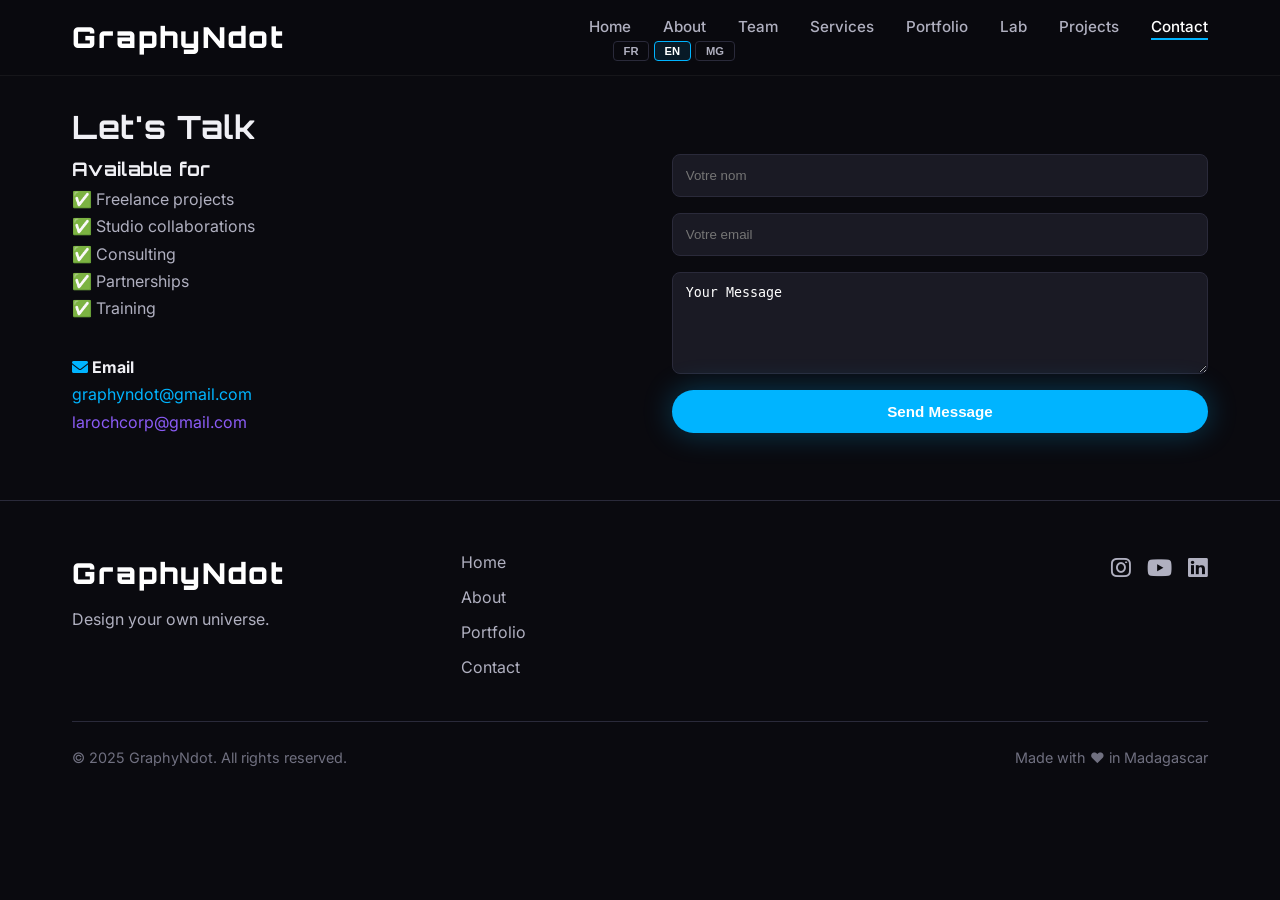
<file: GraphyNdot/contact.html>
<!DOCTYPE html>
<html lang="en">
<head>
    <meta charset="UTF-8" />
    <meta name="viewport" content="width=device-width, initial-scale=1.0" />
    <title>Contact - GraphyNdot</title>
    <!-- MÊME HEAD QUE LES AUTRES (polices, CSS, FontAwesome) -->
    <link rel="preconnect" href="https://fonts.googleapis.com" />
    <link href="https://fonts.googleapis.com/css2?family=Orbitron:wght@400;700;900&family=Space+Grotesk:wght@300;400;600&family=Inter:wght@300;400;600&display=swap" rel="stylesheet" />
    <link rel="stylesheet" href="css/style.css" />
    <link rel="stylesheet" href="https://cdnjs.cloudflare.com/ajax/libs/font-awesome/6.0.0-beta3/css/all.min.css" />
</head>

<body>

   <!-- ========================================= -->
    <!-- HEADER INTÉGRÉ DIRECTEMENT (pas de fetch) -->
    <!-- ========================================= -->
    <header class="navbar">
        <div class="container">
            <div class="logo">
                <a href="index.html"><span class="logo-text">Graphy<span class="dot"></span>Ndot</span></a>
            </div>
            <nav>
                <ul class="nav-links" id="navLinks">
                    <li><a href="index.html" data-key="nav_home">Home</a></li>
                    <li><a href="about.html" data-key="nav_about">About</a></li>
                    <li><a href="team.html" data-key="nav_team">Team</a></li>
                    <li><a href="services.html" data-key="nav_services">Services</a></li>
                    <li><a href="portfolio.html" data-key="nav_portfolio">Portfolio</a></li>
                    <li><a href="lab.html" data-key="nav_lab">Lab</a></li>
                    <li><a href="projects.html" data-key="nav_projects">Projects</a></li>
                    <li><a href="contact.html" class="active" data-key="nav_contact">Contact</a></li>
                </ul>
                <div class="lang-switcher">
                    <button class="lang-btn" data-lang="fr">FR</button>
                    <button class="lang-btn active" data-lang="en">EN</button>
                    <button class="lang-btn" data-lang="mg">MG</button>
                </div>
                <div class="menu-toggle" id="menuToggle">
                    <span></span><span></span><span></span>
                </div>
            </nav>
        </div>
    </header>

    <!-- ========================================= -->
     <!-- ========================================= -->

    <!-- ====== CONTENU UNIQUE DE LA PAGE ====== -->

    <main style="padding-top:100px; padding-bottom:4rem;">
        <div class="container">
            <h1 data-key="contact_title">Parlons de votre projet</h1>
            <div style="display:grid; grid-template-columns:1fr 1fr; gap:4rem;">
                <div>
                    <h3 data-key="contact_available">Disponible pour</h3>
                    <ul style="list-style:none; color:var(--text-secondary);">
                        <li>✅ <span data-key="contact_freelance">Projets freelance</span></li>
                        <li>✅ <span data-key="contact_collab">Collaborations avec studios</span></li>
                        <li>✅ <span data-key="contact_consulting">Conseil</span></li>
                        <li>✅ <span data-key="contact_partnerships">Partenariats</span></li>
                        <li>✅ <span data-key="contact_training">Formation</span></li>
                    </ul>
                    <div style="margin-top:2rem;">
                        <p><i class="fas fa-envelope" style="color:var(--accent-blue);"></i> <strong data-key="contact_email">Email</strong></p>
                        <p><a href="mailto:graphyndot@gmail.com" style="color:var(--accent-blue);">graphyndot@gmail.com</a></p>
                        <p><a href="mailto:larochcorp@gmail.com" style="color:var(--accent-purple);">larochcorp@gmail.com</a></p>
                    </div>
                </div>
                <div>
                    <form style="display:flex; flex-direction:column; gap:1rem;">
                        <input type="text" placeholder="Votre nom" data-key="contact_form_name" style="background:var(--bg-card); border:1px solid var(--border-color); padding:0.8rem; border-radius:8px; color:#fff;" />
                        <input type="email" placeholder="Votre email" data-key="contact_form_email" style="background:var(--bg-card); border:1px solid var(--border-color); padding:0.8rem; border-radius:8px; color:#fff;" />
                        <textarea rows="5" placeholder="Votre message" data-key="contact_form_message" style="background:var(--bg-card); border:1px solid var(--border-color); padding:0.8rem; border-radius:8px; color:#fff;"></textarea>
                        <button type="submit" class="btn btn-primary" data-key="contact_form_send">Envoyer</button>
                    </form>
                </div>
            </div>
        </div>
    </main>

    <!-- ========================================= -->
    <!-- FOOTER INTÉGRÉ DIRECTEMENT                 -->
    <!-- ========================================= -->
    <footer>
        <div class="container">
            <div class="footer-grid">
                <div class="footer-brand">
                    <span class="logo-text">Graphy<span class="dot"></span>Ndot</span>
                    <p data-key="footer_tagline">Design your own universe.</p>
                </div>
                <div class="footer-links">
                    <ul>
                        <li><a href="index.html" data-key="nav_home">Home</a></li>
                        <li><a href="about.html" data-key="nav_about">About</a></li>
                        <li><a href="portfolio.html" data-key="nav_portfolio">Portfolio</a></li>
                        <li><a href="contact.html" data-key="nav_contact">Contact</a></li>
                    </ul>
                </div>
                <div class="footer-social">
                    <a href="#"><i class="fab fa-instagram"></i></a>
                    <a href="#"><i class="fab fa-youtube"></i></a>
                    <a href="#"><i class="fab fa-linkedin"></i></a>
                </div>
            </div>
            <div class="footer-bottom">
                <p>&copy; 2025 GraphyNdot. <span data-key="footer_rights">All rights reserved.</span></p>
                <p data-key="footer_credits">Made with ❤️ in Madagascar</p>
            </div>
        </div>
    </footer>

    <!-- ========================================= -->
    <!-- SCRIPTS                                    -->
    <!-- ========================================= -->
    <script src="js/translations.js"></script>
    <script src="js/loadData.js"></script>
    <script src="js/main.js"></script>
</body>
</html>
</file>
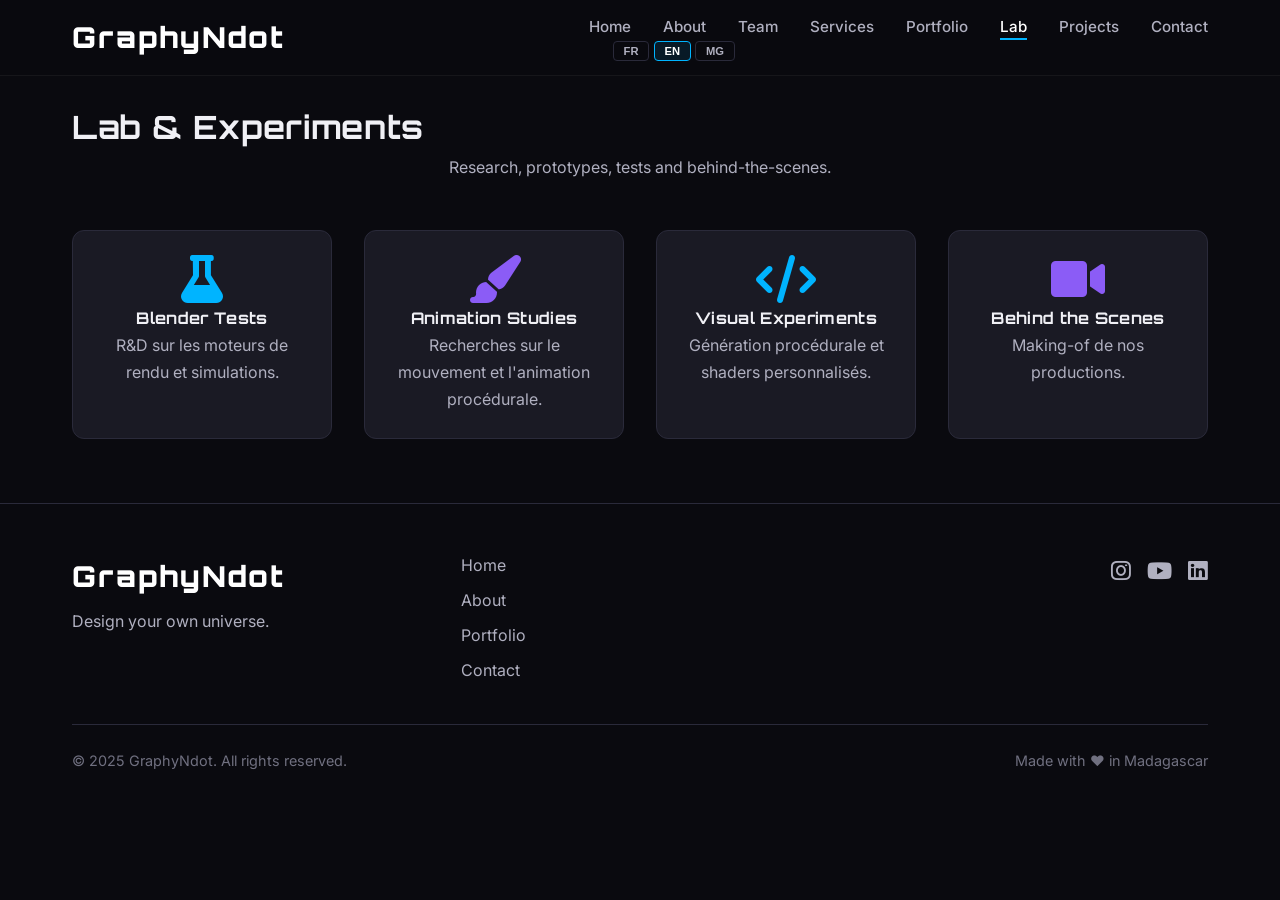
<file: GraphyNdot/lab.html>
<!DOCTYPE html>
<html lang="en">
<head>
    <meta charset="UTF-8" />
    <meta name="viewport" content="width=device-width, initial-scale=1.0" />
    <title>Lab - GraphyNdot</title>
    <!-- MÊME HEAD QUE LES AUTRES (polices, CSS, FontAwesome) -->
    <link rel="preconnect" href="https://fonts.googleapis.com" />
    <link href="https://fonts.googleapis.com/css2?family=Orbitron:wght@400;700;900&family=Space+Grotesk:wght@300;400;600&family=Inter:wght@300;400;600&display=swap" rel="stylesheet" />
    <link rel="stylesheet" href="css/style.css" />
    <link rel="stylesheet" href="https://cdnjs.cloudflare.com/ajax/libs/font-awesome/6.0.0-beta3/css/all.min.css" />
</head>
<body>

   <!-- ========================================= -->
    <!-- HEADER INTÉGRÉ DIRECTEMENT (pas de fetch) -->
    <!-- ========================================= -->
    <header class="navbar">
        <div class="container">
            <div class="logo">
                <a href="index.html"><span class="logo-text">Graphy<span class="dot"></span>Ndot</span></a>
            </div>
            <nav>
                <ul class="nav-links" id="navLinks">
                    <li><a href="index.html" data-key="nav_home">Home</a></li>
                    <li><a href="about.html" data-key="nav_about">About</a></li>
                    <li><a href="team.html" data-key="nav_team">Team</a></li>
                    <li><a href="services.html" data-key="nav_services">Services</a></li>
                    <li><a href="portfolio.html" data-key="nav_portfolio">Portfolio</a></li>
                    <li><a href="lab.html" class="active" data-key="nav_lab">Lab</a></li>
                    <li><a href="projects.html" data-key="nav_projects">Projects</a></li>
                    <li><a href="contact.html" data-key="nav_contact">Contact</a></li>
                </ul>
                <div class="lang-switcher">
                    <button class="lang-btn" data-lang="fr">FR</button>
                    <button class="lang-btn active" data-lang="en">EN</button>
                    <button class="lang-btn" data-lang="mg">MG</button>
                </div>
                <div class="menu-toggle" id="menuToggle">
                    <span></span><span></span><span></span>
                </div>
            </nav>
        </div>
    </header>

    <!-- ========================================= -->
  
    <!-- ========================================= -->

    <!-- ====== CONTENU UNIQUE DE LA PAGE ====== -->
    <main style="padding-top:100px; padding-bottom:4rem;">
        <div class="container">
            <h1 data-key="lab_title">Laboratoire & Expériences</h1>
            <p style="text-align:center; color:var(--text-secondary); margin-bottom:3rem;" data-key="lab_desc">Recherche, prototypes, tests et coulisses.</p>
            <div class="lab-grid" style="display:grid; grid-template-columns: repeat(auto-fill, minmax(250px,1fr)); gap:2rem;">
                <div class="lab-card" style="background:var(--bg-card); border:1px solid var(--border-color); border-radius:12px; padding:1.5rem; text-align:center;">
                    <i class="fas fa-flask" style="font-size:3rem; color:var(--accent-blue);"></i>
                    <h4>Blender Tests</h4>
                    <p style="color:var(--text-secondary);">R&D sur les moteurs de rendu et simulations.</p>
                </div>
                <div class="lab-card" style="background:var(--bg-card); border:1px solid var(--border-color); border-radius:12px; padding:1.5rem; text-align:center;">
                    <i class="fas fa-paint-brush" style="font-size:3rem; color:var(--accent-purple);"></i>
                    <h4>Animation Studies</h4>
                    <p style="color:var(--text-secondary);">Recherches sur le mouvement et l'animation procédurale.</p>
                </div>
                <div class="lab-card" style="background:var(--bg-card); border:1px solid var(--border-color); border-radius:12px; padding:1.5rem; text-align:center;">
                    <i class="fas fa-code" style="font-size:3rem; color:var(--accent-blue);"></i>
                    <h4>Visual Experiments</h4>
                    <p style="color:var(--text-secondary);">Génération procédurale et shaders personnalisés.</p>
                </div>
                <div class="lab-card" style="background:var(--bg-card); border:1px solid var(--border-color); border-radius:12px; padding:1.5rem; text-align:center;">
                    <i class="fas fa-video" style="font-size:3rem; color:var(--accent-purple);"></i>
                    <h4>Behind the Scenes</h4>
                    <p style="color:var(--text-secondary);">Making-of de nos productions.</p>
                </div>
            </div>
        </div>
    </main>
	
 
    <!-- ========================================= -->
    <!-- FOOTER INTÉGRÉ DIRECTEMENT                 -->
    <!-- ========================================= -->
    <footer>
        <div class="container">
            <div class="footer-grid">
                <div class="footer-brand">
                    <span class="logo-text">Graphy<span class="dot"></span>Ndot</span>
                    <p data-key="footer_tagline">Design your own universe.</p>
                </div>
                <div class="footer-links">
                    <ul>
                        <li><a href="index.html" data-key="nav_home">Home</a></li>
                        <li><a href="about.html" data-key="nav_about">About</a></li>
                        <li><a href="portfolio.html" data-key="nav_portfolio">Portfolio</a></li>
                        <li><a href="contact.html" data-key="nav_contact">Contact</a></li>
                    </ul>
                </div>
                <div class="footer-social">
                    <a href="#"><i class="fab fa-instagram"></i></a>
                    <a href="#"><i class="fab fa-youtube"></i></a>
                    <a href="#"><i class="fab fa-linkedin"></i></a>
                </div>
            </div>
            <div class="footer-bottom">
                <p>&copy; 2025 GraphyNdot. <span data-key="footer_rights">All rights reserved.</span></p>
                <p data-key="footer_credits">Made with ❤️ in Madagascar</p>
            </div>
        </div>
    </footer>

    <!-- ========================================= -->
    <!-- SCRIPTS                                    -->
    <!-- ========================================= -->
    <script src="js/translations.js"></script>
    <script src="js/loadData.js"></script>
    <script src="js/main.js"></script>
</body>
</html>
</file>
<file: GraphyNdot/css/style.css>
/* ==========================================
   RESET & VARIABLES
   ========================================== */
* {
    margin: 0;
    padding: 0;
    box-sizing: border-box;
}

:root {
    --bg-primary: #0a0a0f;
    --bg-secondary: #111118;
    --bg-card: #1a1a24;
    --text-primary: #f0f0f5;
    --text-secondary: #b0b0c0;
    --text-muted: #707080;
    --accent-blue: #00b4ff;
    --accent-purple: #8b5cf6;
    --accent-glow: rgba(0, 180, 255, 0.15);
    --border-color: #2a2a3a;
    --font-heading: 'Orbitron', 'Space Grotesk', sans-serif;
    --font-body: 'Inter', 'Roboto', sans-serif;
    --transition: 0.3s ease;
}

html {
    scroll-behavior: smooth;
}

body {
    font-family: var(--font-body);
    background: var(--bg-primary);
    color: var(--text-primary);
    line-height: 1.7;
    overflow-x: hidden;
}

.container {
    max-width: 1200px;
    margin: 0 auto;
    padding: 0 2rem;
}

a {
    text-decoration: none;
    color: inherit;
}

/* ==========================================
   TYPOGRAPHIE
   ========================================== */
h1, h2, h3, h4, .logo-text {
    font-family: var(--font-heading);
    font-weight: 700;
    letter-spacing: 0.02em;
}

h2 {
    font-size: 2.8rem;
    margin-bottom: 2.5rem;
    text-align: center;
    background: linear-gradient(135deg, var(--accent-blue), var(--accent-purple));
    -webkit-background-clip: text;
    -webkit-text-fill-color: transparent;
    background-clip: text;
}

/* ==========================================
   NAVBAR
   ========================================== */
.navbar {
    position: fixed;
    top: 0;
    width: 100%;
    z-index: 1000;
    background: rgba(10, 10, 15, 0.85);
    backdrop-filter: blur(12px);
    border-bottom: 1px solid rgba(255,255,255,0.05);
    padding: 0.8rem 0;
}

.navbar .container {
    display: flex;
    justify-content: space-between;
    align-items: center;
}

.logo-text {
    font-size: 1.8rem;
    font-weight: 900;
    color: #fff;
    letter-spacing: 2px;
}
.logo-text .dot {
    color: var(--accent-blue);
}

.nav-links {
    list-style: none;
    display: flex;
    gap: 2rem;
    align-items: center;
}

.nav-links a {
    color: var(--text-secondary);
    font-size: 0.95rem;
    font-weight: 500;
    transition: color var(--transition);
    position: relative;
}

.nav-links a::after {
    content: '';
    position: absolute;
    bottom: -4px;
    left: 0;
    width: 0;
    height: 2px;
    background: var(--accent-blue);
    transition: width var(--transition);
}

.nav-links a:hover,
.nav-links a.active {
    color: #fff;
}
.nav-links a:hover::after,
.nav-links a.active::after {
    width: 100%;
}

.lang-switcher {
    display: flex;
    gap: 0.3rem;
    margin-left: 1.5rem;
}

.lang-btn {
    background: transparent;
    border: 1px solid var(--border-color);
    color: var(--text-secondary);
    padding: 0.2rem 0.6rem;
    border-radius: 4px;
    font-size: 0.7rem;
    font-weight: 600;
    cursor: pointer;
    transition: all var(--transition);
}

.lang-btn:hover,
.lang-btn.active {
    border-color: var(--accent-blue);
    color: #fff;
    background: rgba(0, 180, 255, 0.1);
}

.menu-toggle {
    display: none;
    flex-direction: column;
    gap: 5px;
    cursor: pointer;
}
.menu-toggle span {
    display: block;
    width: 28px;
    height: 2px;
    background: #fff;
    transition: var(--transition);
}

/* ==========================================
   HERO
   ========================================== */
.hero {
    min-height: 100vh;
    display: flex;
    align-items: center;
    position: relative;
    background: linear-gradient(135deg, #0a0a0f 0%, #14141e 50%, #0a0a0f 100%);
    overflow: hidden;
    padding: 6rem 0 4rem;
}

.hero-bg {
    position: absolute;
    inset: 0;
    background: radial-gradient(circle at 20% 50%, rgba(0, 180, 255, 0.08) 0%, transparent 60%),
                radial-gradient(circle at 80% 80%, rgba(139, 92, 246, 0.06) 0%, transparent 50%);
}

.hero-overlay {
    position: absolute;
    inset: 0;
    background: linear-gradient(to bottom, transparent 60%, var(--bg-primary) 100%);
}

.hero-content {
    position: relative;
    z-index: 2;
    max-width: 800px;
}

.hero-title {
    font-size: 4.5rem;
    line-height: 1.1;
    margin-bottom: 1.5rem;
}

.hero-title .subline {
    display: block;
    font-size: 2rem;
    font-weight: 400;
    color: var(--text-secondary);
    letter-spacing: 4px;
}

.hero-title .mainline {
    display: block;
    font-size: 5rem;
    font-weight: 900;
    background: linear-gradient(135deg, #fff 30%, var(--accent-blue) 100%);
    -webkit-background-clip: text;
    -webkit-text-fill-color: transparent;
    background-clip: text;
}

.hero-description {
    font-size: 1.2rem;
    color: var(--text-secondary);
    margin-bottom: 2.5rem;
    max-width: 500px;
}

.hero-cta {
    display: flex;
    gap: 1rem;
    flex-wrap: wrap;
}

.btn {
    display: inline-block;
    padding: 0.8rem 2.2rem;
    border-radius: 50px;
    font-weight: 600;
    font-size: 0.95rem;
    transition: all var(--transition);
    cursor: pointer;
    border: none;
}

.btn-primary {
    background: var(--accent-blue);
    color: #fff;
    box-shadow: 0 0 30px rgba(0, 180, 255, 0.3);
}
.btn-primary:hover {
    transform: translateY(-3px);
    box-shadow: 0 0 50px rgba(0, 180, 255, 0.5);
}

.btn-secondary {
    background: transparent;
    border: 1px solid var(--border-color);
    color: #fff;
}
.btn-secondary:hover {
    border-color: var(--accent-blue);
    background: rgba(0, 180, 255, 0.05);
}

.btn-outline {
    background: transparent;
    border: 1px solid var(--accent-blue);
    color: var(--accent-blue);
}
.btn-outline:hover {
    background: var(--accent-blue);
    color: #fff;
}

.scroll-indicator {
    position: absolute;
    bottom: 2rem;
    left: 50%;
    transform: translateX(-50%);
    z-index: 2;
}
.scroll-indicator span {
    display: block;
    width: 2px;
    height: 40px;
    background: linear-gradient(to bottom, var(--accent-blue), transparent);
    animation: scrollPulse 2s ease-in-out infinite;
}

@keyframes scrollPulse {
    0%, 100% { transform: scaleY(1); opacity: 1; }
    50% { transform: scaleY(0.5); opacity: 0.3; }
}

/* ==========================================
   SHOWREEL PREVIEW
   ========================================== */
.showreel-preview {
    padding: 5rem 0;
    background: var(--bg-secondary);
}

.video-wrapper {
    max-width: 900px;
    margin: 0 auto;
    border-radius: 16px;
    overflow: hidden;
    box-shadow: 0 20px 60px rgba(0,0,0,0.7);
    border: 1px solid var(--border-color);
}
.video-wrapper video {
    width: 100%;
    display: block;
}

/* ==========================================
   STUDIO INTRO
   ========================================== */
.studio-intro {
    padding: 5rem 0;
    background: var(--bg-primary);
}

.intro-grid {
    display: grid;
    grid-template-columns: 1fr 1fr;
    gap: 4rem;
    align-items: center;
}

.intro-text p {
    color: var(--text-secondary);
    margin-bottom: 1.5rem;
    font-size: 1.1rem;
}

.intro-visual img {
    width: 100%;
    border-radius: 16px;
    border: 1px solid var(--border-color);
    box-shadow: 0 20px 40px rgba(0,0,0,0.5);
}

/* ==========================================
   SERVICES & TEAM (grilles dynamiques)
   ========================================== */
.service-grid,
.team-grid {
    display: grid;
    grid-template-columns: repeat(auto-fit, minmax(220px, 1fr));
    gap: 2rem;
    margin: 2rem 0;
}

.service-card,
.team-card {
    background: var(--bg-card);
    border: 1px solid var(--border-color);
    border-radius: 12px;
    padding: 2rem 1.5rem;
    text-align: center;
    transition: all var(--transition);
}
.service-card:hover,
.team-card:hover {
    transform: translateY(-5px);
    border-color: var(--accent-blue);
    box-shadow: 0 10px 30px rgba(0, 180, 255, 0.05);
}

.team-card img {
    width: 100px;
    height: 100px;
    border-radius: 50%;
    object-fit: cover;
    margin-bottom: 1rem;
    border: 2px solid var(--border-color);
}
.team-card h4 {
    font-size: 1.1rem;
    font-weight: 600;
}
.team-card .role {
    color: var(--accent-blue);
    font-size: 0.9rem;
    font-weight: 400;
}

.text-center {
    text-align: center;
    margin-top: 2rem;
}

/* ==========================================
   SOCIAL CTA
   ========================================== */
.social-cta {
    padding: 5rem 0;
    background: var(--bg-secondary);
    text-align: center;
}

.social-icons {
    display: flex;
    justify-content: center;
    gap: 1.5rem;
    flex-wrap: wrap;
    margin: 2rem 0;
}
.social-icons a {
    display: inline-flex;
    align-items: center;
    justify-content: center;
    width: 56px;
    height: 56px;
    border-radius: 50%;
    background: var(--bg-card);
    border: 1px solid var(--border-color);
    color: var(--text-secondary);
    font-size: 1.4rem;
    transition: all var(--transition);
}
.social-icons a:hover {
    border-color: var(--accent-blue);
    color: #fff;
    transform: translateY(-4px);
}

.cta-block {
    margin-top: 2rem;
}
.cta-block p {
    font-size: 1.2rem;
    color: var(--text-secondary);
    margin-bottom: 1.5rem;
}

/* ==========================================
   FOOTER
   ========================================== */
footer {
    background: var(--bg-primary);
    border-top: 1px solid var(--border-color);
    padding: 3rem 0 1.5rem;
}

.footer-grid {
    display: grid;
    grid-template-columns: 1fr 1fr 1fr;
    gap: 2rem;
    margin-bottom: 2rem;
}

.footer-brand p {
    color: var(--text-secondary);
    margin-top: 0.5rem;
}

.footer-links ul {
    list-style: none;
}
.footer-links li {
    margin-bottom: 0.5rem;
}
.footer-links a {
    color: var(--text-secondary);
    transition: color var(--transition);
}
.footer-links a:hover {
    color: #fff;
}

.footer-social {
    display: flex;
    gap: 1rem;
    justify-content: flex-end;
}
.footer-social a {
    color: var(--text-secondary);
    font-size: 1.4rem;
    transition: color var(--transition);
}
.footer-social a:hover {
    color: var(--accent-blue);
}

.footer-bottom {
    border-top: 1px solid var(--border-color);
    padding-top: 1.5rem;
    display: flex;
    justify-content: space-between;
    color: var(--text-muted);
    font-size: 0.9rem;
    flex-wrap: wrap;
}

/* ==========================================
   RESPONSIVE
   ========================================== */
@media (max-width: 992px) {
    .intro-grid {
        grid-template-columns: 1fr;
        gap: 2rem;
    }
    .hero-title {
        font-size: 3rem;
    }
    .hero-title .mainline {
        font-size: 3.5rem;
    }
    .footer-grid {
        grid-template-columns: 1fr;
        text-align: center;
    }
    .footer-social {
        justify-content: center;
    }
}

@media (max-width: 768px) {
    .nav-links {
        display: none;
        flex-direction: column;
        width: 100%;
        background: var(--bg-primary);
        padding: 1rem 0;
        position: absolute;
        top: 70px;
        left: 0;
        border-bottom: 1px solid var(--border-color);
    }
    .nav-links.open {
        display: flex;
    }
    .menu-toggle {
        display: flex;
    }
    .lang-switcher {
        margin-left: 0;
    }
    .hero-title {
        font-size: 2.2rem;
    }
    .hero-title .mainline {
        font-size: 2.8rem;
    }
    .service-grid,
    .team-grid {
        grid-template-columns: 1fr 1fr;
    }
}

@media (max-width: 480px) {
    .service-grid,
    .team-grid {
        grid-template-columns: 1fr;
    }
    .hero-cta {
        flex-direction: column;
        align-items: stretch;
    }
    .btn {
        text-align: center;
    }
}
/* ==========================================
   PAGES SPÉCIFIQUES
   ========================================== */
.about-grid {
    display: grid;
    grid-template-columns: 1fr 1fr;
    gap: 4rem;
    align-items: center;
    margin-top: 2rem;
}
.about-image img {
    width: 100%;
    border-radius: 16px;
    border: 1px solid var(--border-color);
}
.values-grid {
    display: grid;
    grid-template-columns: repeat(auto-fit, minmax(150px, 1fr));
    gap: 1.5rem;
    margin-top: 2rem;
}
.value-card {
    background: var(--bg-card);
    border: 1px solid var(--border-color);
    border-radius: 12px;
    padding: 2rem 1rem;
    text-align: center;
    transition: all var(--transition);
}
.value-card:hover {
    border-color: var(--accent-blue);
    transform: translateY(-4px);
}
.value-card i {
    font-size: 2.5rem;
    color: var(--accent-blue);
    margin-bottom: 1rem;
}
.value-card h4 {
    font-family: var(--font-body);
    font-weight: 600;
}

.portfolio-item {
    transition: all var(--transition);
}
.portfolio-item:hover {
    transform: translateY(-5px);
    border-color: var(--accent-blue);
}
.filter-btn {
    background: transparent;
    border: 1px solid var(--border-color);
    color: var(--text-secondary);
    padding: 0.5rem 1.5rem;
    border-radius: 50px;
    cursor: pointer;
    transition: all var(--transition);
    font-weight: 500;
}
.filter-btn.active,
.filter-btn:hover {
    border-color: var(--accent-blue);
    background: rgba(0, 180, 255, 0.1);
    color: #fff;
}

@media (max-width: 768px) {
    .about-grid {
        grid-template-columns: 1fr;
        gap: 2rem;
    }
    .portfolio-filters {
        gap: 0.5rem;
    }
    .filter-btn {
        font-size: 0.8rem;
        padding: 0.3rem 1rem;
    }
}
</file>
